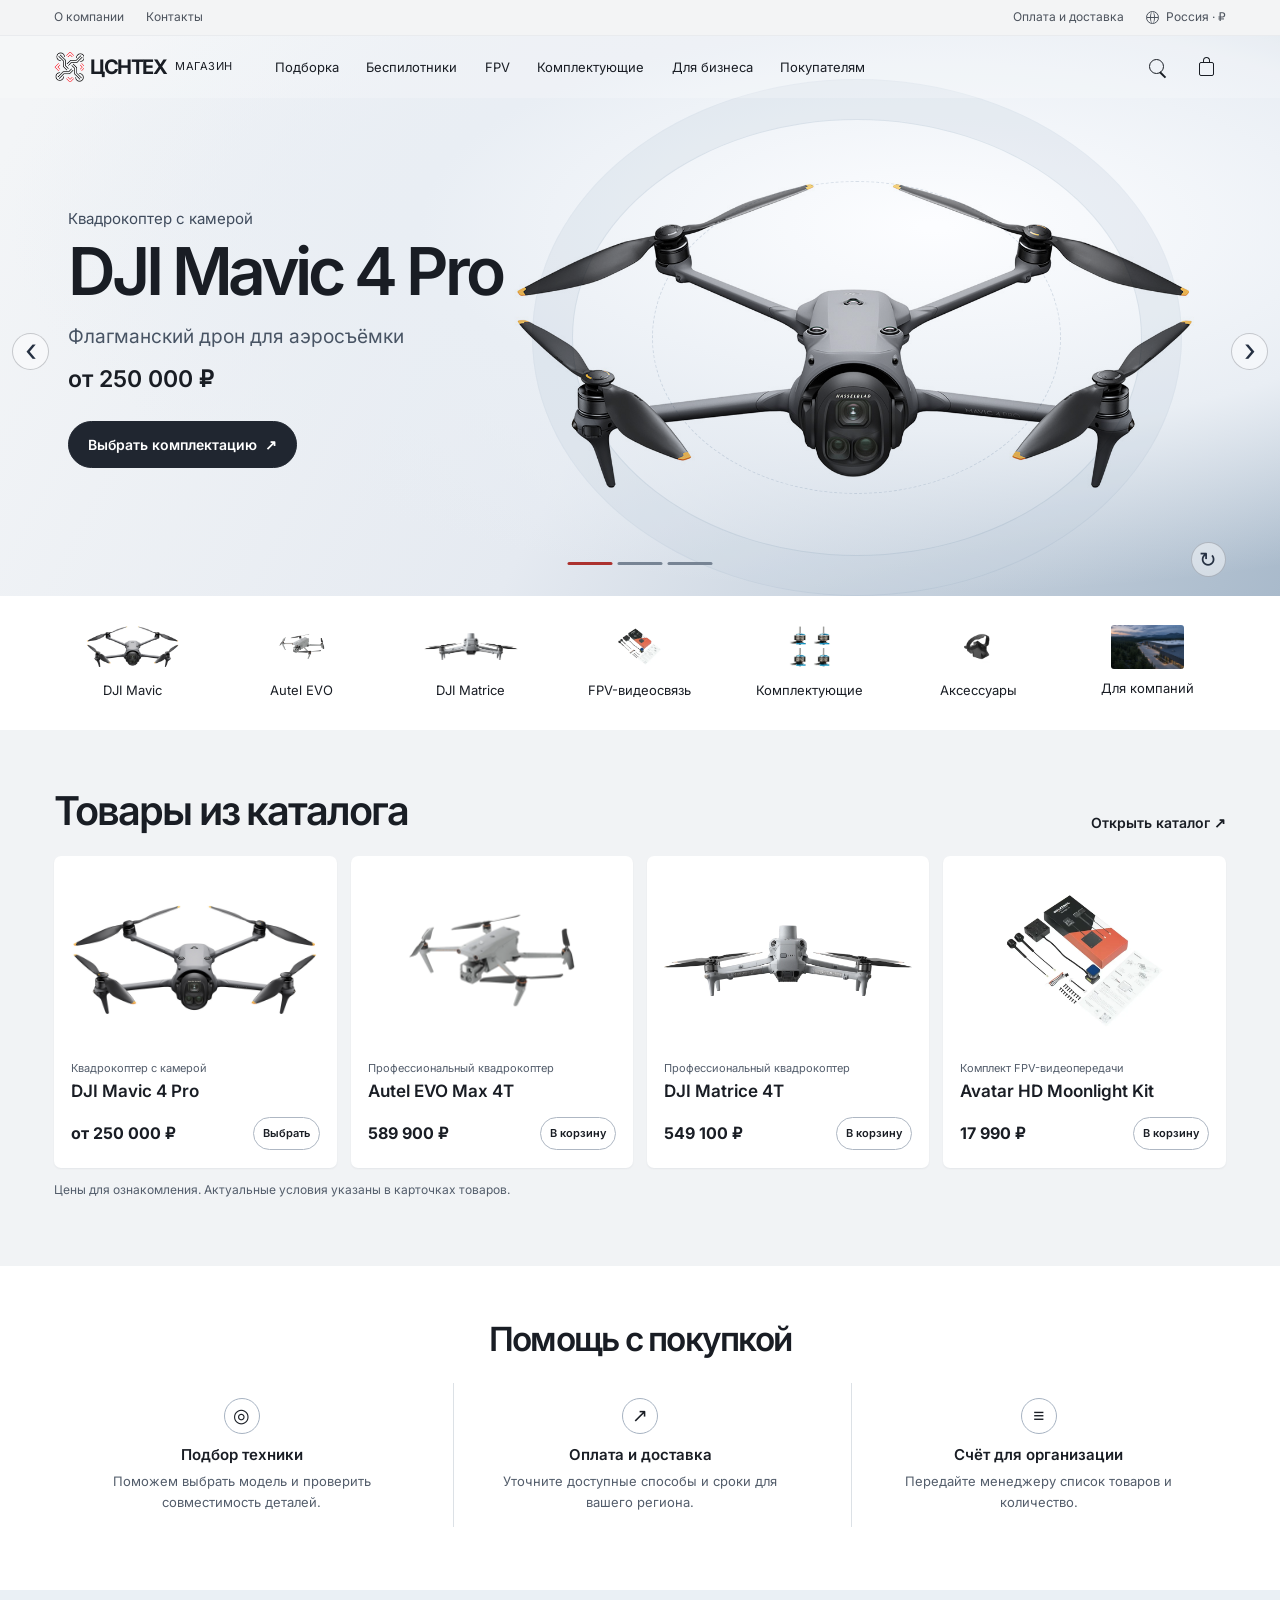
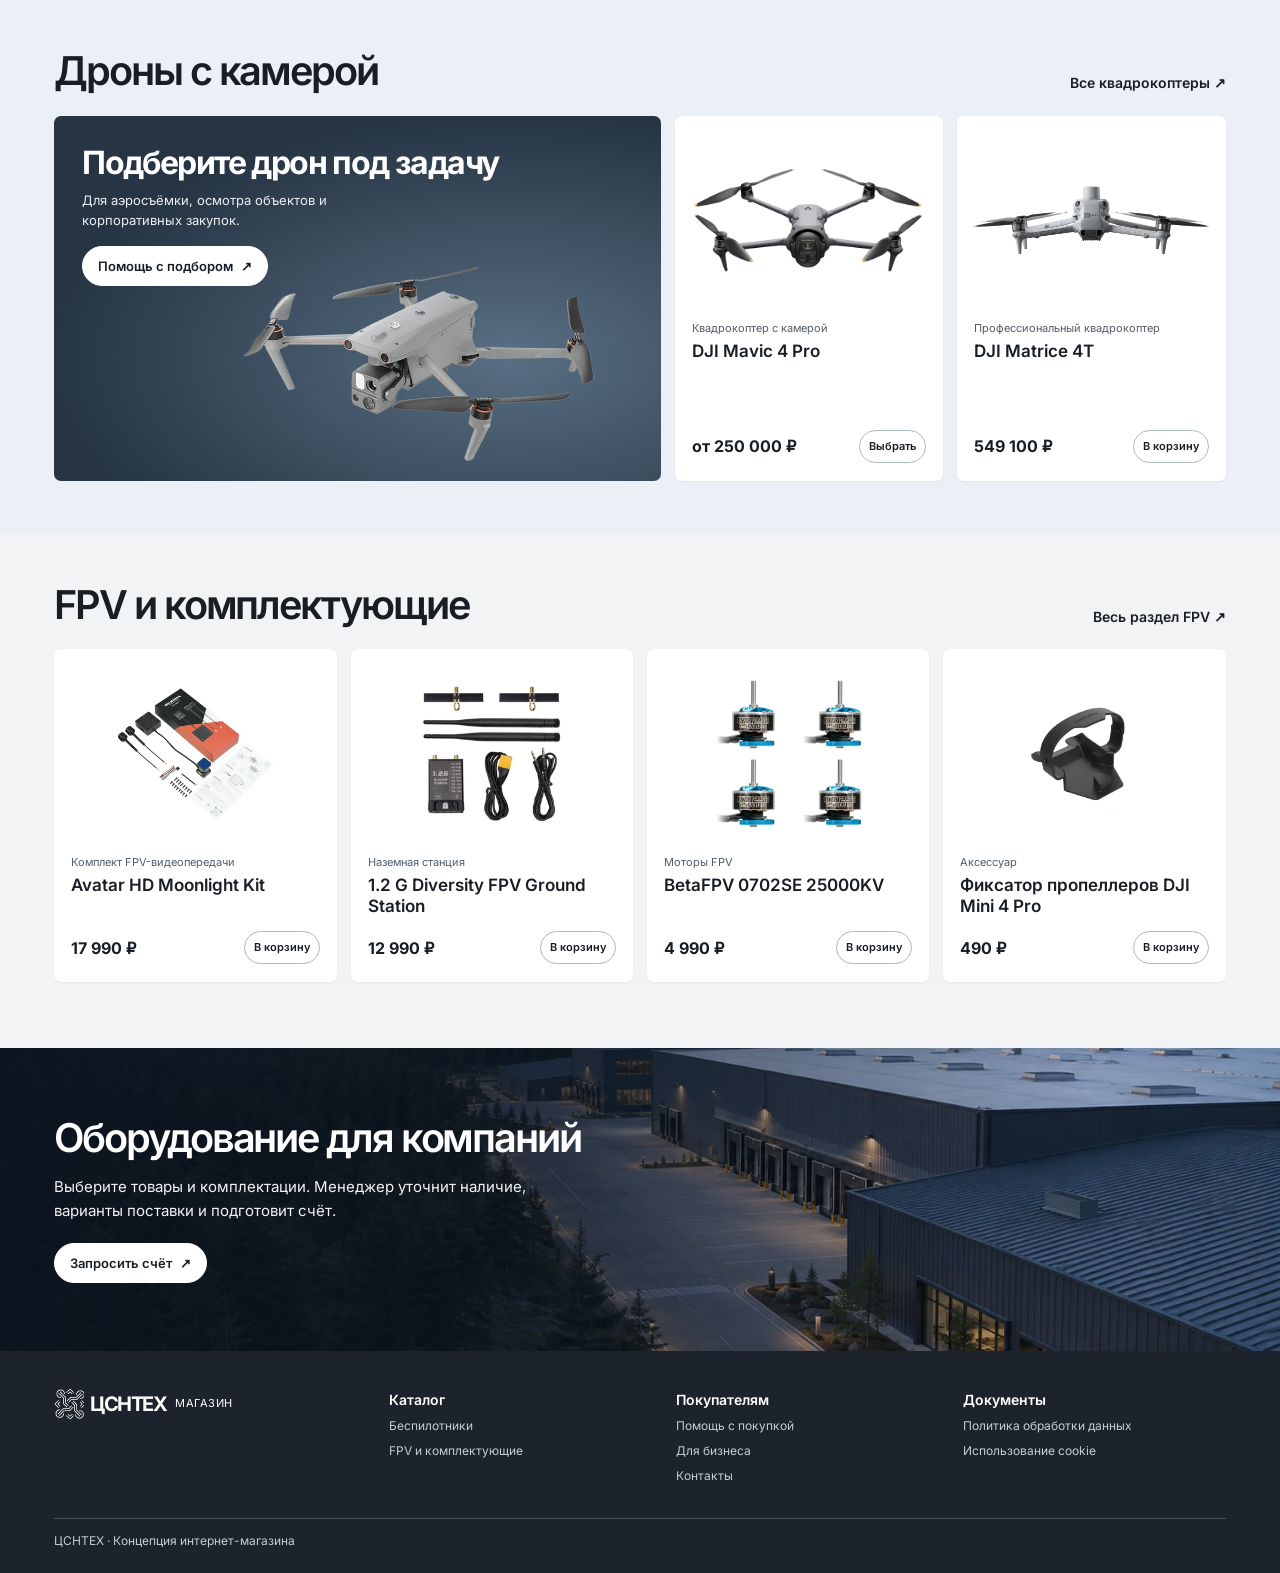
<file: csntech/index.html>
<!doctype html>
<html lang="ru">
<head>
  <meta charset="utf-8">
  <meta name="viewport" content="width=device-width, initial-scale=1">
  <meta name="robots" content="noindex, nofollow">
  <meta name="theme-color" content="#e8edf3">
  <title>ЦСНТЕХ — интернет-магазин беспилотников</title>
  <link rel="stylesheet" href="store.css">
  <script src="store.js" defer></script>
</head>
<body>
  <a class="skip" href="#main">Перейти к содержимому</a>
  <div class="utility">
    <div class="wrap utility-inner">
      <div>
        <a href="https://csntech.ru/about-us/">О компании</a>
        <a href="https://csntech.ru/contact/">Контакты</a>
      </div>
      <div>
        <a href="#support">Оплата и доставка</a>
        <span class="region"><i class="globe" aria-hidden="true"></i> Россия · ₽</span>
      </div>
    </div>
  </div>
  <header class="store-header">
    <div class="wrap nav-inner">
      <a class="brand" href="#main" aria-label="ЦСНТЕХ, магазин">
        <img src="assets/csn-logo.webp" alt="" width="34" height="34">
        <strong>ЦСНТЕХ</strong><span>МАГАЗИН</span>
      </a>
      <nav class="primary-nav" aria-label="Категории магазина">
        <a href="#selection">Подборка</a>
        <div class="nav-group">
          <button type="button" aria-controls="nav-drones" aria-expanded="false">Беспилотники</button>
          <div class="mega" id="nav-drones" hidden>
            <div class="wrap mega-inner">
              <div>
                <p class="menu-label">Квадрокоптеры</p>
                <a href="#camera-drones">Дроны с камерой</a>
                <a href="#business">Профессиональные дроны</a>
                <a href="https://csntech.ru/product-category/bespilotniki/">Все беспилотники</a>
              </div>
              <div>
                <p class="menu-label">Модели</p>
                <a href="https://csntech.ru/product/dji-mavic-4-pro/">DJI Mavic 4 Pro</a>
                <a href="https://csntech.ru/product/autel-evo-max-4t/">Autel EVO Max 4T</a>
                <a href="https://csntech.ru/product/dji-matrice-4t/">DJI Matrice 4T</a>
              </div>
              <a class="menu-feature" href="https://csntech.ru/product/dji-mavic-4-pro/"><img src="assets/mavic.jpg" alt="" width="170" height="85"> DJI Mavic 4 Pro</a>
            </div>
          </div>
        </div>
        <div class="nav-group">
          <button type="button" aria-controls="nav-fpv" aria-expanded="false">FPV</button>
          <div class="mega" id="nav-fpv" hidden>
            <div class="wrap mega-inner">
              <div>
                <p class="menu-label">Сборка и полёт</p>
                <a href="#fpv">Видеопередача и моторы</a>
                <a href="https://csntech.ru/product-category/bespilotniki/fpv/">Все товары FPV</a>
              </div>
              <div>
                <p class="menu-label">В подборке</p>
                <a href="https://csntech.ru/product/avatar-hd-moonlight-kit-комплект-fpv-видеопередачи/">Avatar HD Moonlight Kit</a>
                <a href="https://csntech.ru/product/1-2-g-diversity-fpv-ground-station/">Diversity FPV Ground Station</a>
              </div>
              <a class="menu-feature" href="#fpv"><img src="assets/moonlight.webp" alt="" width="170" height="85"> Видеопередача FPV</a>
            </div>
          </div>
        </div>
        <div class="nav-group">
          <button type="button" aria-controls="nav-parts" aria-expanded="false">Комплектующие</button>
          <div class="mega" id="nav-parts" hidden>
            <div class="wrap mega-inner">
              <div>
                <p class="menu-label">Комплектующие</p>
                <a href="https://csntech.ru/product-category/bespilotniki/komplektuyushchie/">Запчасти для беспилотников</a>
                <a href="#fpv">Моторы и видеосвязь</a>
              </div>
              <div>
                <p class="menu-label">Аксессуары</p>
                <a href="https://csntech.ru/product-category/bespilotniki/aksessuari/">Аксессуары для дронов</a>
                <a href="https://csntech.ru/product-category/snaryajenie/">Снаряжение</a>
              </div>
              <a class="menu-feature" href="#fpv"><img src="assets/betafpv-motor.webp" alt="" width="170" height="85"> BetaFPV 0702SE</a>
            </div>
          </div>
        </div>
        <a href="#business">Для бизнеса</a>
        <a href="#support">Покупателям</a>
      </nav>
      <div class="nav-tools">
        <button class="icon-button" type="button" aria-label="Поиск" data-dialog="search-dialog"><i class="magnifier" aria-hidden="true"></i></button>
        <button class="icon-button" type="button" aria-label="Открыть корзину, товаров 0" id="cart-trigger" data-dialog="cart-dialog">
          <i class="bag" aria-hidden="true"></i><span class="cart-count" hidden>0</span>
        </button>
      </div>
    </div>
  </header>

  <main id="main">
    <section class="hero" aria-label="Товарные предложения" aria-roledescription="карусель">
      <article class="hero-slide mavic-slide" data-slide id="slide-mavic">
        <div class="wrap hero-inner">
          <div class="hero-copy">
            <p class="hero-kind">Квадрокоптер с камерой</p>
            <h1>DJI Mavic 4 Pro</h1>
            <p class="hero-desc">Флагманский дрон для аэросъёмки</p>
            <p class="hero-price">от 250 000 ₽</p>
            <a class="pill primary" href="https://csntech.ru/product/dji-mavic-4-pro/">Выбрать комплектацию <span aria-hidden="true">↗</span></a>
          </div>
          <div class="hero-art">
            <div class="hero-halo" aria-hidden="true"></div>
            <div class="hero-scan" aria-hidden="true"></div>
            <img src="assets/mavic.jpg" alt="DJI Mavic 4 Pro спереди" width="1200" height="568" fetchpriority="high">
          </div>
        </div>
      </article>
      <article class="hero-slide autel-slide" data-slide id="slide-autel" hidden>
        <div class="wrap hero-inner">
          <div class="hero-copy">
            <p class="hero-kind">Профессиональный квадрокоптер</p>
            <h1>Autel EVO Max 4T</h1>
            <p class="hero-desc">Для осмотра объектов и рабочих задач</p>
            <p class="hero-price">589 900 ₽</p>
            <a class="pill primary" href="https://csntech.ru/product/autel-evo-max-4t/">Смотреть товар <span aria-hidden="true">↗</span></a>
          </div>
          <div class="hero-art">
            <div class="hero-halo" aria-hidden="true"></div><div class="hero-scan" aria-hidden="true"></div>
            <img src="assets/autel-evo.webp" alt="Autel EVO Max 4T" width="720" height="720">
          </div>
        </div>
      </article>
      <article class="hero-slide fpv-slide" data-slide id="slide-fpv" hidden>
        <div class="wrap hero-inner">
          <div class="hero-copy">
            <p class="hero-kind">Цифровая видеопередача FPV</p>
            <h1>Avatar HD<br>Moonlight Kit</h1>
            <p class="hero-desc">Камера и комплект видеосвязи для сборки FPV</p>
            <p class="hero-price">17 990 ₽</p>
            <a class="pill primary" href="https://csntech.ru/product/avatar-hd-moonlight-kit-комплект-fpv-видеопередачи/">Смотреть комплект <span aria-hidden="true">↗</span></a>
          </div>
          <div class="hero-art">
            <div class="hero-halo" aria-hidden="true"></div><div class="hero-scan" aria-hidden="true"></div>
            <img src="assets/moonlight.webp" alt="Комплект видеопередачи Avatar HD Moonlight Kit" width="670" height="670">
          </div>
        </div>
      </article>
      <button class="slide-arrow prev" type="button" data-step="-1" aria-label="Предыдущий слайд">‹</button>
      <button class="slide-arrow next" type="button" data-step="1" aria-label="Следующий слайд">›</button>
      <div class="slide-controls" role="group" aria-label="Выбрать предложение">
        <button type="button" data-select="0" aria-label="Слайд Mavic 4 Pro" aria-controls="slide-mavic" aria-pressed="true"></button>
        <button type="button" data-select="1" aria-label="Слайд Autel EVO Max 4T" aria-controls="slide-autel" aria-pressed="false"></button>
        <button type="button" data-select="2" aria-label="Слайд Avatar HD" aria-controls="slide-fpv" aria-pressed="false"></button>
      </div>
      <button class="motion-replay" type="button" aria-label="Повторить анимацию" title="Повторить анимацию">↻</button>
    </section>

    <nav class="lineup wrap" aria-label="Быстрый переход к товарным линейкам">
      <a href="https://csntech.ru/product/dji-mavic-4-pro/"><img src="assets/mavic.jpg" alt="" width="100" height="55">DJI Mavic</a>
      <a href="https://csntech.ru/product/autel-evo-max-4t/"><img src="assets/autel-evo.webp" alt="" width="100" height="55">Autel EVO</a>
      <a href="https://csntech.ru/product/dji-matrice-4t/"><img src="assets/matrice.webp" alt="" width="100" height="55">DJI Matrice</a>
      <a href="#fpv"><img src="assets/moonlight.webp" alt="" width="100" height="55">FPV-видеосвязь</a>
      <a href="#fpv"><img src="assets/betafpv-motor.webp" alt="" width="100" height="55">Комплектующие</a>
      <a href="https://csntech.ru/product-category/bespilotniki/aksessuari/"><img src="assets/propeller-holder.webp" alt="" width="100" height="55">Аксессуары</a>
      <a href="#business"><img src="assets/business-aerial.webp" alt="" width="100" height="55">Для компаний</a>
    </nav>

    <section class="shelf-section" id="selection" aria-labelledby="selection-heading">
      <div class="wrap">
        <div class="section-head">
          <h2 id="selection-heading">Товары из каталога</h2>
          <a class="text-link" href="https://csntech.ru/product-category/bespilotniki/">Открыть каталог <span aria-hidden="true">↗</span></a>
        </div>
        <div class="product-grid" data-products="mavic autel matrice moonlight"></div>
        <p class="shelf-note">Цены для ознакомления. Актуальные условия указаны в карточках товаров.</p>
      </div>
    </section>

    <section class="service-section" id="support" aria-labelledby="support-heading">
      <div class="wrap">
        <h2 id="support-heading">Помощь с покупкой</h2>
        <div class="service-grid">
          <a href="https://csntech.ru/contact/"><span class="service-mark" aria-hidden="true">◎</span><strong>Подбор техники</strong><span>Поможем выбрать модель и проверить совместимость деталей.</span></a>
          <a href="https://csntech.ru/contact/"><span class="service-mark" aria-hidden="true">↗</span><strong>Оплата и доставка</strong><span>Уточните доступные способы и сроки для вашего региона.</span></a>
          <button type="button" data-dialog="business-dialog"><span class="service-mark" aria-hidden="true">≡</span><strong>Счёт для организации</strong><span>Передайте менеджеру список товаров и количество.</span></button>
        </div>
      </div>
    </section>

    <section class="shelf-section product-family" id="camera-drones" aria-labelledby="camera-heading">
      <div class="wrap">
        <div class="section-head">
          <h2 id="camera-heading">Дроны с камерой</h2>
          <a class="text-link" href="https://csntech.ru/product-category/bespilotniki/квадрокоптеры/">Все квадрокоптеры <span aria-hidden="true">↗</span></a>
        </div>
        <div class="family-grid">
          <div class="family-feature">
            <h3>Подберите дрон под задачу</h3>
            <p>Для аэросъёмки, осмотра объектов и корпоративных закупок.</p>
            <a class="pill secondary" href="https://csntech.ru/contact/">Помощь с подбором <span aria-hidden="true">↗</span></a>
            <img src="assets/autel-evo.webp" alt="" width="720" height="720" loading="lazy">
          </div>
          <div class="family-cards" data-products="mavic matrice"></div>
        </div>
      </div>
    </section>

    <section class="shelf-section fpv-family" id="fpv" aria-labelledby="fpv-heading">
      <div class="wrap">
        <div class="section-head">
          <h2 id="fpv-heading">FPV и комплектующие</h2>
          <a class="text-link" href="https://csntech.ru/product-category/bespilotniki/fpv/">Весь раздел FPV <span aria-hidden="true">↗</span></a>
        </div>
        <div class="product-grid" data-products="moonlight station motors holder"></div>
      </div>
    </section>

    <section class="business" id="business" aria-labelledby="business-heading">
      <div class="wrap">
        <div class="business-copy">
          <h2 id="business-heading">Оборудование для компаний</h2>
          <p>Выберите товары и комплектации. Менеджер уточнит наличие, варианты поставки и подготовит счёт.</p>
          <button class="pill secondary" type="button" data-dialog="business-dialog">Запросить счёт <span aria-hidden="true">↗</span></button>
        </div>
      </div>
    </section>
  </main>
  <footer class="store-footer">
    <div class="wrap footer-grid">
      <a class="brand" href="#main"><img src="assets/csn-logo.webp" alt="" width="34" height="34"><strong>ЦСНТЕХ</strong><span>МАГАЗИН</span></a>
      <div><h2>Каталог</h2><a href="#camera-drones">Беспилотники</a><a href="#fpv">FPV и комплектующие</a></div>
      <div><h2>Покупателям</h2><a href="#support">Помощь с покупкой</a><a href="#business">Для бизнеса</a><a href="https://csntech.ru/contact/">Контакты</a></div>
      <div><h2>Документы</h2><a href="https://csntech.ru/privacy/">Политика обработки данных</a><a href="https://csntech.ru/cookie/">Использование cookie</a></div>
    </div>
    <div class="wrap footer-bottom">ЦСНТЕХ · Концепция интернет-магазина</div>
  </footer>

  <template id="product-template">
    <article class="product-card">
      <a class="product-photo"><img alt="" width="240" height="165" loading="lazy"></a>
      <p class="product-kind"></p>
      <h3><a></a></h3>
      <div class="product-bottom"><p class="product-price"></p><a class="pill card-action"></a></div>
    </article>
  </template>
  <dialog class="store-dialog" id="search-dialog" aria-labelledby="search-heading">
    <form method="dialog"><button class="close" aria-label="Закрыть">×</button></form>
    <h2 id="search-heading">Поиск по каталогу</h2>
    <form class="search-form" action="https://csntech.ru/" method="get">
      <label class="sr-only" for="store-search">Название или артикул</label>
      <input type="search" id="store-search" placeholder="Название или артикул" name="s" autofocus required>
      <input type="hidden" name="post_type" value="product">
      <button class="pill primary" type="submit">Найти</button>
    </form>
    <ul class="search-list"></ul>
    <p class="search-empty" hidden>В подборке совпадений нет.</p>
  </dialog>
  <dialog class="store-dialog" id="cart-dialog" aria-labelledby="cart-heading">
    <form method="dialog"><button class="close" aria-label="Закрыть" autofocus>×</button></form>
    <h2 id="cart-heading">Корзина</h2>
    <p>Демонстрационная корзина.</p>
    <p class="cart-empty">В корзине пока пусто.</p>
    <ul class="cart-list" hidden></ul>
    <p class="cart-total" hidden></p>
    <a class="pill primary" href="https://csntech.ru/contact/">Связаться с магазином <span aria-hidden="true">↗</span></a>
  </dialog>
  <dialog class="store-dialog" id="business-dialog" aria-labelledby="business-dialog-heading">
    <form method="dialog"><button class="close" aria-label="Закрыть" autofocus>×</button></form>
    <h2 id="business-dialog-heading">Запрос счёта</h2>
    <p>Подготовьте названия или артикулы и количество. Менеджер уточнит наличие и составит счёт для организации.</p>
    <a class="pill primary" href="https://csntech.ru/contact/">Открыть контакты <span aria-hidden="true">↗</span></a>
  </dialog>
  <div class="toast" role="status" aria-live="polite"></div>
</body>
</html>
</file>
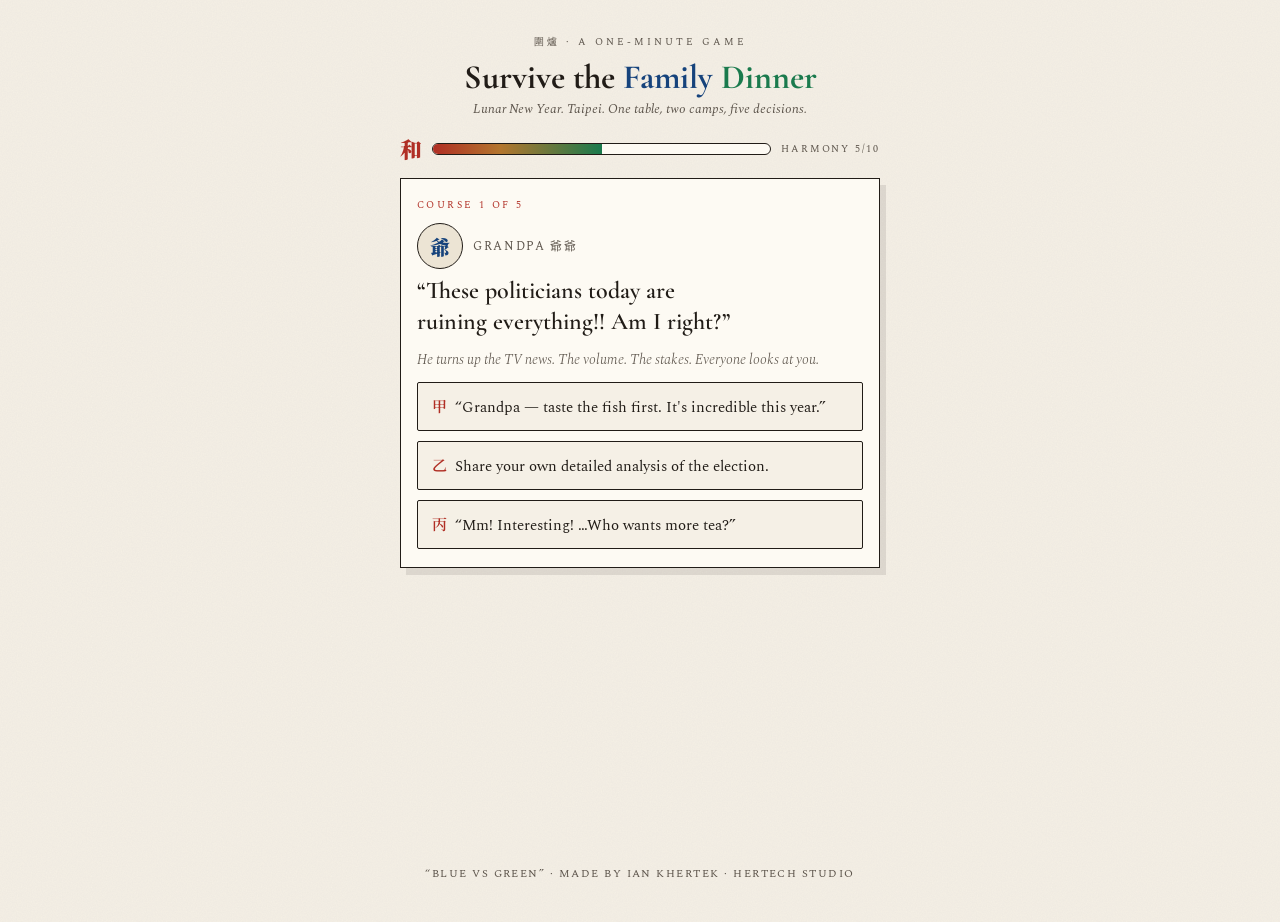
<file: dinner/index.html>
<!doctype html>
<html lang="en">
<head>
<meta charset="utf-8">
<meta name="viewport" content="width=device-width, initial-scale=1, viewport-fit=cover">
<title>Survive the Family Dinner</title>
<link rel="stylesheet" href="https://fonts.googleapis.com/css2?family=Cormorant+Garamond:ital,wght@0,600;0,700;1,500&family=Noto+Serif+SC:wght@600;900&family=Spectral:ital,wght@0,300;0,400;0,500;1,400&display=swap">
<style>
/* Layout: one-hand phone game — a single centered column, card per scene.
   Single-theme by design: ink on rice paper, matching the deck. */
:root{
  --paper:#f5f0e6;
  --paper2:#ece4d4;
  --card:#fdfaf3;
  --ink:#211c17;
  --mut:#5c544b;
  --hair:rgba(33,28,23,.18);
  --seal:#b02e24;
  --blue:#16437c;
  --green:#1a7a4d;
  --good:#1a7a4d;
  --bad:#b02e24;
  --disp:"Cormorant Garamond",Georgia,serif;
  --hanzi:"Noto Serif SC","Songti SC","SimSun",serif;
  --body:"Spectral",Georgia,serif;
}
html,body{height:100%}
body{margin:0;background:var(--paper);color:var(--ink);font-family:var(--body);
  background-image:url("data:image/svg+xml,%3Csvg xmlns='http://www.w3.org/2000/svg' width='240' height='240'%3E%3Cfilter id='n'%3E%3CfeTurbulence type='fractalNoise' baseFrequency='.8' numOctaves='2'/%3E%3CfeColorMatrix values='0 0 0 0 .13 0 0 0 0 .11 0 0 0 0 .09 0 0 0 .045 0'/%3E%3C/filter%3E%3Crect width='240' height='240' filter='url(%23n)'/%3E%3C/svg%3E")}
.wrap{max-width:480px;margin:0 auto;padding:18px 16px 40px;display:flex;flex-direction:column;gap:14px;min-height:96%}
header{text-align:center;padding-top:6px}
.kicker{font-size:10px;letter-spacing:.3em;text-transform:uppercase;color:var(--mut)}
h1{font-family:var(--disp);font-weight:700;font-size:clamp(26px,7.5vw,34px);line-height:1.05;margin:.2em 0 .1em;text-wrap:balance}
h1 .b{color:var(--blue)}h1 .g{color:var(--green)}
.sub{font-size:13px;font-style:italic;color:var(--mut);margin:0}
/* harmony meter */
.meter{display:flex;align-items:center;gap:10px}
.meter .hz{font-family:var(--hanzi);font-weight:900;font-size:22px;color:var(--seal)}
.meter .bar{flex:1;height:10px;border:1.5px solid var(--ink);border-radius:6px;overflow:hidden;background:var(--card)}
.meter .fill{height:100%;width:50%;background:linear-gradient(90deg,var(--seal),var(--ochre,#b3762e) 40%,var(--green));
  transition:width .6s cubic-bezier(.2,.8,.2,1)}
.meter .lab{font-size:10px;letter-spacing:.18em;text-transform:uppercase;color:var(--mut);min-width:5.2em;text-align:right}
/* card */
.card{background:var(--card);border:1.5px solid var(--ink);box-shadow:6px 7px 0 rgba(33,28,23,.1);
  padding:18px 16px;position:relative}
.stepno{font-size:10px;letter-spacing:.24em;text-transform:uppercase;color:var(--seal)}
.who{display:flex;align-items:center;gap:10px;margin:10px 0 6px}
.ava{width:44px;height:44px;border-radius:50%;border:1.5px solid var(--ink);display:flex;align-items:center;justify-content:center;
  font-family:var(--hanzi);font-weight:900;font-size:20px;background:var(--paper2);flex-shrink:0}
.ava.b{color:var(--blue)}.ava.g{color:var(--green)}.ava.n{color:var(--ink)}
.who .nm{font-size:12px;letter-spacing:.14em;text-transform:uppercase;color:var(--mut)}
.line{font-family:var(--disp);font-size:clamp(19px,5.2vw,24px);font-weight:600;line-height:1.3;margin:.2em 0 .5em;text-wrap:balance}
.ctx{font-size:14px;font-weight:300;line-height:1.5;color:var(--mut);font-style:italic;margin:0 0 12px}
.opts{display:flex;flex-direction:column;gap:10px}
button.opt{font-family:var(--body);font-size:15px;font-weight:400;line-height:1.4;text-align:left;
  background:var(--paper);border:1.5px solid var(--ink);padding:12px 14px;cursor:pointer;color:var(--ink);
  transition:transform .12s ease, box-shadow .12s ease;border-radius:2px}
button.opt:active{transform:translate(2px,2px)}
button.opt:hover{box-shadow:4px 4px 0 rgba(33,28,23,.18)}
button.opt:focus-visible{outline:2px solid var(--seal);outline-offset:2px}
button.opt .k{font-family:var(--hanzi);color:var(--seal);font-weight:600;margin-right:8px}
/* feedback */
.fb{border-left:3px solid var(--good);padding:10px 12px;background:var(--paper);font-size:14px;line-height:1.45}
.fb.bad{border-color:var(--bad)}
.fb b{font-family:var(--body);letter-spacing:.06em}
.fb .delta{font-weight:500}
.fb.bad .delta{color:var(--bad)}.fb:not(.bad) .delta{color:var(--good)}
.next{align-self:flex-end;margin-top:10px;background:var(--ink);color:var(--paper);border:0;cursor:pointer;
  font-family:var(--body);font-size:12px;letter-spacing:.2em;text-transform:uppercase;padding:10px 18px;border-radius:2px}
.next:focus-visible{outline:2px solid var(--seal);outline-offset:2px}
/* result */
.seal{display:inline-flex;flex-direction:column;align-items:center;justify-content:center;
  width:84px;height:84px;background:var(--seal);color:#f7ede4;font-family:var(--hanzi);font-weight:600;
  font-size:26px;line-height:1.15;border-radius:8px;transform:rotate(-4deg);
  box-shadow:inset 0 0 14px rgba(60,8,4,.55);margin:6px auto 10px}
.rtitle{font-family:var(--disp);font-weight:700;font-size:clamp(24px,6.6vw,30px);line-height:1.1;margin:.2em 0;text-wrap:balance}
.rtext{font-size:15px;font-weight:300;line-height:1.55}
.moral{border-top:1px solid var(--hair);margin-top:14px;padding-top:12px;font-style:italic;font-size:14px;color:var(--mut)}
.again{display:block;width:100%;margin-top:14px;background:var(--ink);color:var(--paper);border:0;cursor:pointer;
  font-family:var(--body);font-size:13px;letter-spacing:.2em;text-transform:uppercase;padding:14px;border-radius:2px}
footer{text-align:center;font-size:10.5px;letter-spacing:.14em;text-transform:uppercase;color:var(--mut);margin-top:auto;padding-top:8px}
.fade{animation:fade .45s ease}
@keyframes fade{from{opacity:0;transform:translateY(10px)}to{opacity:1;transform:none}}
@media (prefers-reduced-motion:reduce){.fade{animation:none}.meter .fill{transition:none}}
</style>
</head>
<body>


<div class="wrap">
  <header>
    <p class="kicker">圍爐 · a one-minute game</p>
    <h1>Survive the <span class="b">Family</span> <span class="g">Dinner</span></h1>
    <p class="sub">Lunar New Year. Taipei. One table, two camps, five decisions.</p>
  </header>

  <div class="meter" aria-label="Family harmony meter">
    <span class="hz" aria-hidden="true">和</span>
    <div class="bar"><div class="fill" id="fill"></div></div>
    <span class="lab" id="score">harmony 5/10</span>
  </div>

  <div id="stage"></div>

  <footer>“Blue vs Green” · made by Ian Khertek · hertech studio</footer>
</div>

<script>
(function(){
var SCENES=[
 {who:"Grandpa 爺爺",ava:"爺",tone:"b",
  line:"“These politicians today are ruining everything!! Am I right?”",
  ctx:"He turns up the TV news. The volume. The stakes. Everyone looks at you.",
  opts:[
   {t:"“Grandpa — taste the fish first. It's incredible this year.”",d:+2,
    fb:"Fish diplomacy. He takes a bite, nods, forgets the TV. Grandma smiles at you."},
   {t:"Share your own detailed analysis of the election.",d:-2,
    fb:"Three relatives inhale at once. The fish goes cold. Grandma turns the TV off — loudly."},
   {t:"“Mm! Interesting! …Who wants more tea?”",d:+1,
    fb:"The classic evasive manoeuvre. Weak, but the teapot buys you ninety seconds of peace."}
  ]},
 {who:"Cousin Mei 表妹",ava:"表",tone:"g",
  line:"“Did you SEE what grandpa forwards to the family chat?”",
  ctx:"She whispers it over the dumplings, eyes rolling. Grandpa is two seats away.",
  opts:[
   {t:"“I saw your new job post! Tell me everything.”",d:+2,
    fb:"Masterful redirect. She talks about her office for ten minutes. Nobody is forwarded anything."},
   {t:"“Yes!! And honestly, he is SO wrong—”",d:-2,
    fb:"Grandpa's hearing is selectively excellent. The table goes very, very quiet."},
   {t:"Silently show her a cat video under the table.",d:+1,
    fb:"She snorts into her tea. Crisis delayed. The cat gets forwarded instead."}
  ]},
 {who:"Uncle Chen 叔叔",ava:"叔",tone:"n",
  line:"“A toast! To the future of our—”",
  ctx:"He pauses dramatically, glass raised. The whole table freezes mid-chopstick.",
  opts:[
   {t:"Jump in: “—FAMILY! 家和萬事興!”",d:+2,
    fb:"“Harmony at home brings prosperity.” Even grandpa raises his glass. You absolute diplomat."},
   {t:"Let him finish the sentence.",d:-2,
    fb:"He finishes it. Politically. Two aunts leave for the kitchen “to check the soup”."},
   {t:"“To grandma's cooking — the only thing we ALL vote for!”",d:+1,
    fb:"Laughter. Grandma pretends to be annoyed and gives everyone second helpings."}
  ]},
 {who:"The family chat 家族群",ava:"群",tone:"n",
  line:"Ping. Ping. Ping-ping-ping.",
  ctx:"Auntie has forwarded a campaign video to the group chat. Mid-dinner. Grandpa reaches for his phone…",
  opts:[
   {t:"“Phones down — family photo time! Say 茄子!”",d:+2,
    fb:"“Eggplant!” Everyone smiles for the camera. The video dies quietly, unwatched."},
   {t:"Read the forwarded video's title out loud.",d:-2,
    fb:"Why. WHY. The debate begins before you reach the second word."},
   {t:"Mumble: “Hm, the wi-fi seems down…”",d:+1,
    fb:"A small lie for a great peace. Confucius would… probably understand."}
  ]},
 {who:"The TV, again 電視",ava:"電",tone:"n",
  line:"Dessert arrives — and so does the evening political debate.",
  ctx:"The remote lies exactly between grandpa and cousin Mei. Both reach for it.",
  opts:[
   {t:"Grab it first: “Oh look, the cooking show final!”",d:+2,
    fb:"Chefs instead of candidates. Within minutes both camps are arguing about soup dumplings — happily."},
   {t:"Announce: “Who wants to play mahjong?”",d:+2,
    fb:"The ancient peace treaty. Four players, zero politics, grandma wins everything as always."},
   {t:"Let them settle it between themselves.",d:-2,
    fb:"The remote-control summit fails in eleven seconds. Dessert is eaten standing up."}
  ]}
];
var ENDINGS=[
 {min:8,hz:"和平\n大使",title:"Master of Hotpot Diplomacy",
  text:"Dessert reached. Nobody stormed off. Grandpa AND cousin Mei both hugged you goodbye — separately, but still. The family group chat is quiet tonight, in a good way."},
 {min:4,hz:"勉強\n及格",title:"You made it to dessert… barely",
  text:"There were moments. There was one toast you will remember in your nightmares. But the family is intact, and that counts as a win in an election year."},
 {min:0,hz:"下次\n加油",title:"Dinner ended at 7:43 pm",
  text:"Grandma is not speaking to anyone. Two aunts are “checking the soup” permanently. The chairs were pushed back with feeling. Better luck at the Mid-Autumn dinner."}
];
var MORAL="Real relationships entail sacrifices and compromises — sometimes you forgo winning the argument so you don't lose the person.";
var score=5,step=0,stage=document.getElementById('stage'),
    fill=document.getElementById('fill'),scoreEl=document.getElementById('score');
function clamp(v){return Math.max(0,Math.min(10,v))}
function meter(){fill.style.width=(score*10)+'%';scoreEl.textContent='harmony '+score+'/10'}
function esc(s){return s.replace(/&/g,'&amp;').replace(/</g,'&lt;')}
function scene(){
  var s=SCENES[step],keys=['甲','乙','丙'];
  var h='<div class="card fade"><div class="stepno">Course '+(step+1)+' of '+SCENES.length+'</div>'+
    '<div class="who"><div class="ava '+s.tone+'">'+s.ava+'</div><span class="nm">'+esc(s.who)+'</span></div>'+
    '<p class="line">'+esc(s.line)+'</p><p class="ctx">'+esc(s.ctx)+'</p><div class="opts">';
  s.opts.forEach(function(o,i){
    h+='<button class="opt" data-i="'+i+'"><span class="k">'+keys[i]+'</span>'+esc(o.t)+'</button>';
  });
  h+='</div></div>';
  stage.innerHTML=h;
  [].forEach.call(stage.querySelectorAll('.opt'),function(b){
    b.addEventListener('click',function(){pick(+b.getAttribute('data-i'))});
  });
}
function pick(i){
  var s=SCENES[step],o=s.opts[i];
  score=clamp(score+o.d);meter();
  var good=o.d>0,sign=(o.d>0?'+':'')+o.d;
  var h='<div class="card fade"><div class="stepno">Course '+(step+1)+' of '+SCENES.length+'</div>'+
    '<div class="fb'+(good?'':' bad')+'"><b class="delta">'+sign+' harmony</b> — '+esc(o.fb)+'</div>'+
    '<div style="display:flex"><button class="next" id="next">'+(step<SCENES.length-1?'Next course →':'See the verdict →')+'</button></div></div>';
  stage.innerHTML=h;
  document.getElementById('next').addEventListener('click',function(){
    step++;
    if(step<SCENES.length)scene();else end();
    window.scrollTo({top:0});
  });
}
function end(){
  var e=ENDINGS.filter(function(x){return score>=x.min})[0];
  var h='<div class="card fade" style="text-align:center">'+
    '<div class="stepno">The verdict · '+score+'/10</div>'+
    '<div class="seal">'+e.hz.split('\n').join('<br>')+'</div>'+
    '<p class="rtitle">'+esc(e.title)+'</p>'+
    '<p class="rtext">'+esc(e.text)+'</p>'+
    '<p class="moral">'+esc(MORAL)+'</p>'+
    '<button class="again" id="again">再來 · Play again</button></div>';
  stage.innerHTML=h;
  document.getElementById('again').addEventListener('click',function(){score=5;step=0;meter();scene()});
}
meter();scene();
})();
</script>

</body>
</html>
</file>
<file: csntech/store.css>
@font-face {
  font-family: Inter;
  font-style: normal;
  font-weight: 400;
  font-display: swap;
  src: url("assets/inter-latin-400-normal.woff2") format("woff2");
  unicode-range: U+0000-00FF,U+2000-206F,U+2190-21FF;
}
@font-face {
  font-family: Inter;
  font-style: normal;
  font-weight: 400;
  font-display: swap;
  src: url("assets/inter-cyrillic-400-normal.woff2") format("woff2");
  unicode-range: U+0400-045F,U+0490-0491,U+04B0-04B1,U+2116;
}
@font-face {
  font-family: Inter;
  font-style: normal;
  font-weight: 600;
  font-display: swap;
  src: url("assets/inter-latin-600-normal.woff2") format("woff2");
  unicode-range: U+0000-00FF,U+2000-206F,U+2190-21FF;
}
@font-face {
  font-family: Inter;
  font-style: normal;
  font-weight: 600;
  font-display: swap;
  src: url("assets/inter-cyrillic-600-normal.woff2") format("woff2");
  unicode-range: U+0400-045F,U+0490-0491,U+04B0-04B1,U+2116;
}
@font-face {
  font-family: Inter;
  font-style: normal;
  font-weight: 700;
  font-display: swap;
  src: url("assets/inter-latin-700-normal.woff2") format("woff2");
  unicode-range: U+0000-00FF,U+2000-206F,U+2190-21FF;
}
@font-face {
  font-family: Inter;
  font-style: normal;
  font-weight: 700;
  font-display: swap;
  src: url("assets/inter-cyrillic-700-normal.woff2") format("woff2");
  unicode-range: U+0400-045F,U+0490-0491,U+04B0-04B1,U+2116;
}

:root {
  --ink: #191d24;
  --muted: #535d6b;
  --paper: #f1f3f5;
  --line: #dce1e6;
  --red: #b82e2b;
  --edge: clamp(32px, 4.25vw, 82px);
  --nav-height: 62px;
}

*, *::before, *::after { box-sizing: border-box; }
[hidden] { display: none !important; }
html { scroll-behavior: smooth; scroll-padding-top: calc(var(--nav-height) + 20px); }
body { min-width: 1040px; margin: 0; color: var(--ink); background: white; font: 400 15px/1.55 Inter, Arial, sans-serif; }
a { color: inherit; text-decoration: none; }
button, input { font: inherit; color: inherit; }
button { cursor: pointer; }
img { max-width: 100%; }
h1,h2,h3,p { margin: 0; }
:focus-visible { outline: 2px solid #983332; outline-offset: 4px; }
.wrap { width: min(calc(100% - var(--edge) * 2), 1490px); margin-inline: auto; }
.sr-only, .skip:not(:focus) { position: absolute; width: 1px; height: 1px; overflow: hidden; clip-path: inset(50%); white-space: nowrap; }
.skip:focus { position: fixed; top: 8px; left: 8px; z-index: 20; padding: 8px 12px; background: white; }

.utility { background: #f3f4f5; border-bottom: 1px solid #e9ebee; color: #4c535d; font-size: 12px; }
.utility-inner { display: flex; align-items: center; justify-content: space-between; min-height: 35px; }
.utility-inner > div { display: flex; gap: 22px; align-items: center; }
.utility a:hover, .text-link:hover, .footer-grid a:not(.brand):hover { text-decoration: underline; text-underline-offset: 4px; }
.region { display: inline-flex; align-items: center; gap: 7px; }
.globe { display: inline-block; width: 13px; height: 13px; border: 1px solid; border-radius: 50%; position: relative; }
.globe::before { content: ""; position: absolute; inset: 0 3px; border-inline: 1px solid; border-radius: 50%; }
.globe::after { content: ""; position: absolute; top: 5px; left: 0; right: 0; border-top: 1px solid; }
.store-header {
  position: sticky;
  z-index: 6;
  top: 0;
  margin-bottom: calc(-1 * var(--nav-height));
  background: rgb(255 255 255 / 22%);
}
.store-header.is-solid { background: white; box-shadow: 0 1px 0 rgb(21 26 35 / 12%); }
.nav-inner { min-height: var(--nav-height); display: flex; align-items: center; gap: clamp(24px, 3.3vw, 60px); }
.brand { display: inline-flex; align-items: center; flex: none; gap: 6px; color: inherit; }
.brand img { width: 30px; height: 30px; object-fit: cover; object-position: left; }
.brand strong { font-size: 20px; line-height: 1; font-weight: 700; letter-spacing: -.075em; }
.brand span { margin-left: 3px; font-size: 11px; letter-spacing: .04em; }
.primary-nav { display: flex; align-items: stretch; gap: clamp(15px, 2.15vw, 33px); }
.primary-nav > a, .nav-group > button {
  display: inline-flex;
  align-items: center;
  min-height: var(--nav-height);
  border: 0;
  padding: 0;
  background: none;
  white-space: nowrap;
  font-size: 13px;
}
.primary-nav > a:hover, .nav-group > button:hover { color: var(--red); }
.nav-group > button[aria-expanded="true"] { color: var(--red); box-shadow: inset 0 -2px var(--red); }
.nav-tools { display: flex; gap: 11px; align-items: center; margin-left: auto; }
.icon-button { position: relative; display: grid; place-items: center; width: 38px; height: 38px; background: transparent; border: 0; border-radius: 50%; }
.icon-button:hover { background: rgb(106 117 133 / 13%); }
.magnifier { position: relative; width: 15px; height: 15px; border: 1.5px solid; border-radius: 50%; transform: translate(-1px,-1px); }
.magnifier::after { content: ""; position: absolute; top: 11px; left: 10px; width: 8px; height: 1.5px; background: currentColor; transform: rotate(45deg); transform-origin: left; }
.bag { position: relative; width: 15px; height: 14px; margin-top: 4px; border: 1.5px solid; border-radius: 2px; }
.bag::after { content: ""; position: absolute; top: -6px; left: 3px; width: 7px; height: 6px; border: 1.5px solid; border-bottom: 0; border-radius: 4px 4px 0 0; }
.cart-count { position: absolute; top: 2px; right: 0; display: grid; place-items: center; min-width: 17px; height: 17px; padding-inline: 2px; border-radius: 20px; background: var(--red); color: white; font-size: 10px; font-weight: 600; }
.mega { position: absolute; inset: 100% 0 auto; background: white; border-top: 1px solid var(--line); box-shadow: 0 17px 25px rgb(14 24 39 / 15%); }
.mega-inner { display: grid; grid-template-columns: repeat(3,minmax(0,1fr)); gap: 38px; max-width: 1010px; padding: 27px 0 30px; }
.menu-label { margin-bottom: 10px; color: var(--muted); font-size: 12px; }
.mega a { display: block; width: fit-content; padding: 5px 0; font-size: 14px; }
.mega a:hover { color: var(--red); }
.mega a.menu-feature { display: grid; place-items: center; gap: 4px; width: 100%; background: #f4f5f6; border-radius: 5px; padding: 8px 10px; }
.menu-feature img { display: block; object-fit: contain; mix-blend-mode: multiply; }

.hero { position: relative; isolation: isolate; height: clamp(560px, 43.5vw, 710px); overflow: hidden; background: #e5ebf2; }
.hero-slide { position: absolute; inset: 0; }
.mavic-slide {
  background: radial-gradient(ellipse at 73% 34%, #fcfdff 1%, #e9eef4 39%, transparent 70%), linear-gradient(117deg,#f3f5f7 4%,#e5eaf1 50%,#a9bacb 100%);
}
.autel-slide { background: radial-gradient(ellipse at 76% 29%, #f9f9f6 3%, #e2e6e6 43%, transparent 70%), linear-gradient(115deg,#f3f4f2 5%,#d9e1e0 62%,#a3b3b1); }
.fpv-slide { background: radial-gradient(ellipse at 76% 29%, #fff 1%, #efedf0 45%, transparent 75%), linear-gradient(120deg,#f7f4f1,#e9e1e0 60%,#baafb7); }
.hero-inner {
  display: grid;
  position: relative;
  height: 100%;
  grid-template-columns: minmax(0,.74fr) minmax(0,1.26fr);
  align-items: center;
  padding-top: 43px;
}
.hero-copy { position: relative; z-index: 2; padding-left: 14px; }
.hero-kind { margin-bottom: 7px; font-size: 15px; color: #3f4b5c; }
.hero h1 { font-size: clamp(50px, 5.15vw, 86px); font-weight: 600; letter-spacing: -.067em; line-height: 1.04; }
.mavic-slide h1 { white-space: nowrap; }
.autel-slide h1 { max-width: 10ch; }
.hero-desc { margin: 17px 0 10px; font-size: 19px; color: #485464; }
.hero-price { margin: 0 0 24px; font-size: 23px; font-weight: 600; }
.pill {
  display: inline-flex;
  align-items: center;
  justify-content: center;
  gap: 8px;
  min-height: 40px;
  padding: 7px 15px;
  border: 1px solid currentColor;
  border-radius: 100px;
  background: transparent;
  white-space: nowrap;
  font-size: 13px;
  font-weight: 600;
}
.pill.primary { color: white; background: #202630; border-color: #202630; }
.pill.primary:hover { background: #414a59; border-color: #414a59; }
.pill.secondary { background: white; color: var(--ink); border-color: white; }
.pill.secondary:hover { background: #e4eaf0; border-color: #e4eaf0; }
.hero-copy .pill { min-height: 47px; padding-inline: 19px; font-size: 14px; }
.hero-art { position: relative; display: grid; place-items: center; height: 89%; min-width: 0; }
.hero-art img { position: relative; z-index: 1; width: min(94%,820px); height: 100%; object-fit: contain; mix-blend-mode: multiply; }
.autel-slide .hero-art img { width: min(89%,670px); mix-blend-mode: normal; filter: drop-shadow(0 22px 18px rgb(31 52 77 / 25%)); }
.fpv-slide .hero-art img { width: min(80%,560px); }
.hero-halo {
  position: absolute;
  width: min(83%,570px);
  aspect-ratio: 1;
  max-height: 95%;
  border-radius: 50%;
  border: 1px solid rgb(115 143 169 / 20%);
  box-shadow: 0 0 0 39px rgb(255 255 255 / 14%), 0 0 0 40px rgb(120 148 173 / 14%);
}
.hero-halo::before { content: ""; position: absolute; inset: 14%; border: 1px dashed rgb(92 121 153 / 21%); border-radius: 50%; }
.hero-scan {
  position: absolute;
  inset: 6% -6%;
  opacity: 0;
  z-index: 2;
  background: linear-gradient(0deg, transparent 47%, rgb(198 48 44 / 12%) 49.8%, rgb(198 48 44 / 60%) 50%, transparent 50.5%);
  mask-image: radial-gradient(ellipse 49% 52%,black,transparent);
  pointer-events: none;
}
.playing .hero-art img { animation: show-product 1.45s cubic-bezier(.16,1,.3,1) both; }
.playing .hero-scan { animation: scan 1.95s .35s ease-in-out both; }
@keyframes show-product {
  from { opacity: .36; transform: translateX(26px) scale(.955); }
  to { opacity: 1; transform: none; }
}
@keyframes scan {
  0% { opacity: 0; transform: translateY(-46%); }
  28%, 75% { opacity: .94; }
  100% { opacity: 0; transform: translateY(45%); }
}
.slide-arrow, .motion-replay { position: absolute; z-index: 3; border: 1px solid rgb(23 31 41 / 22%); border-radius: 50%; background: rgb(255 255 255 / 46%); color: #253042; }
.slide-arrow { top: 53%; display: grid; place-items: center; width: 37px; height: 37px; padding: 0 0 4px; font-size: 31px; line-height: 1; }
.slide-arrow:hover, .motion-replay:hover { background: white; }
.slide-arrow.prev { left: 12px; }
.slide-arrow.next { right: 12px; }
.motion-replay { right: var(--edge); bottom: 19px; width: 35px; height: 35px; font-size: 21px; line-height: 1; }
.slide-controls { position: absolute; left: 50%; bottom: 21px; z-index: 3; display: flex; gap: 5px; transform: translateX(-50%); }
.slide-controls button { width: 45px; height: 23px; position: relative; padding: 0; border: 0; background: transparent; }
.slide-controls button::after { content: ""; position: absolute; inset: 10px 0 auto; height: 3px; border-radius: 5px; background: #778494; }
.slide-controls button[aria-pressed="true"]::after { background: #ac322f; }

.lineup { display: grid; grid-template-columns: repeat(7,minmax(0,1fr)); gap: 12px; padding: 20px 0 23px; }
.lineup a { display: grid; place-items: center; align-content: center; gap: 9px; min-height: 91px; border-radius: 6px; font-size: 13px; }
.lineup a:hover { background: #f5f6f7; }
.lineup img { display: block; width: 94px; height: 49px; object-fit: contain; mix-blend-mode: multiply; }
.lineup a:last-child img { border-radius: 3px; object-fit: cover; width: 73px; height: 44px; }

.shelf-section { background: var(--paper); padding: 59px 0 66px; }
.section-head { display: flex; justify-content: space-between; align-items: flex-end; gap: 22px; margin-bottom: 22px; }
.section-head h2, .service-section h2, .business h2 {
  font-size: clamp(32px,3.1vw,51px);
  font-weight: 600;
  letter-spacing: -.053em;
  line-height: 1.13;
}
.text-link { font-size: 14px; font-weight: 600; white-space: nowrap; }
.product-grid { display: grid; grid-template-columns: repeat(4,minmax(0,1fr)); gap: 14px; }
.product-card { display: flex; flex-direction: column; padding: 15px 17px 18px; background: white; border-radius: 7px; box-shadow: 0 1px 2px rgb(19 30 47 / 6%); }
.product-photo { display: flex; align-items: center; justify-content: center; height: clamp(128px, 14vw, 217px); overflow: hidden; margin-bottom: 10px; }
.product-photo img { display: block; width: 100%; height: 100%; max-height: 100%; object-fit: contain; }
.product-kind { margin-bottom: 4px; color: var(--muted); font-size: 11px; }
.product-card h3 { margin-bottom: 15px; font-size: 17px; font-weight: 600; line-height: 1.23; }
.product-card h3 a:hover { text-decoration: underline; text-underline-offset: 3px; }
.product-bottom { display: flex; flex-wrap: wrap; justify-content: space-between; align-items: center; gap: 7px; margin-top: auto; }
.product-price { font-size: 16px; font-weight: 700; }
.card-action { min-height: 33px; padding: 4px 9px; border-color: #aeb7c3; font-size: 11px; }
.card-action:hover { border-color: #252b36; background: #f2f4f6; }
.shelf-note { margin-top: 13px; color: var(--muted); font-size: 12px; }

.service-section { padding: 55px 0 63px; }
.service-section h2 { margin-bottom: 25px; text-align: center; font-size: clamp(28px,2.6vw,42px); }
.service-grid { display: grid; grid-template-columns: repeat(3,minmax(0,1fr)); gap: 24px; }
.service-grid > * { display: flex; align-items: center; flex-direction: column; text-align: center; gap: 5px; padding: 15px 18px; border: 0; background: transparent; }
.service-grid > * + * { border-left: 1px solid var(--line); }
.service-grid > *:hover strong { text-decoration: underline; }
.service-grid strong { font-weight: 600; font-size: 15px; }
.service-grid span:not(.service-mark) { max-width: 280px; color: var(--muted); font-size: 13px; }
.service-mark { display: grid; place-items: center; width: 36px; height: 36px; margin-bottom: 4px; border: 1px solid #a7b3c2; border-radius: 50%; font-size: 19px; }
.product-family { background: #eaf0f5; padding-bottom: 53px; }
.family-grid { display: grid; grid-template-columns: minmax(0,1.1fr) minmax(0,1fr); gap: 14px; }
.family-feature {
  position: relative;
  isolation: isolate;
  min-height: 365px;
  overflow: hidden;
  border-radius: 7px;
  background: radial-gradient(ellipse at 75% 66%, #596f83,#263443 72%);
  color: white;
  padding: 29px 28px;
}
.family-feature h3 { position: relative; z-index: 1; font-size: clamp(22px, 2.5vw, 37px); line-height: 1.13; letter-spacing: -.05em; }
.family-feature p { position: relative; z-index: 1; margin: 9px 0 16px; max-width: 320px; color: #ebeff4; font-size: 13px; }
.family-feature .pill { position: relative; z-index: 1; }
.family-feature img { position: absolute; right: 0; bottom: -20%; width: 80%; height: 104%; object-fit: contain; }
.family-cards { display: grid; grid-template-columns: repeat(2,minmax(0,1fr)); gap: 14px; }
.family-cards .product-card { justify-content: center; }
.fpv-family { padding-top: 49px; }
.business {
  padding: 68px 0;
  color: white;
  background: linear-gradient(90deg,rgb(12 21 33 / 90%),rgb(12 21 33 / 67%) 41%,rgb(12 21 33 / 7%) 85%), url("assets/business-aerial.webp") center 63% / cover;
}
.business-copy { max-width: 535px; }
.business p { margin: 14px 0 21px; color: #f1f3f5; }
.store-footer { padding: 38px 0 22px; background: #1d232c; color: white; }
.footer-grid { display: grid; grid-template-columns: 1.18fr 1fr 1fr 1fr; align-items: start; gap: 24px; }
.footer-grid .brand img { filter: brightness(0) invert(1); }
.footer-grid h2 { font-size: 14px; font-weight: 600; margin-bottom: 7px; }
.footer-grid a:not(.brand) { display: block; color: #c5cdd6; font-size: 12px; margin-bottom: 6px; }
.footer-bottom { margin-top: 27px; padding-top: 13px; border-top: 1px solid #49515d; color: #c5cdd6; font-size: 12px; }

.store-dialog {
  position: fixed;
  width: min(590px,calc(100% - 30px));
  max-height: 85vh;
  border: 0;
  border-radius: 10px;
  padding: 31px;
  background: white;
  color: var(--ink);
  box-shadow: 0 16px 54px rgb(19 30 47 / 30%);
}
.store-dialog::backdrop { background: rgb(17 26 37 / 63%); }
.store-dialog h2 { margin: 0 25px 12px 0; font-size: 29px; letter-spacing: -.05em; }
.store-dialog p { margin-bottom: 14px; color: var(--muted); }
.close { position: absolute; top: 7px; right: 9px; width: 40px; height: 40px; border: 0; background: none; font-size: 25px; }
.search-form { display: flex; align-items: center; gap: 8px; margin-bottom: 15px; }
.search-form input[type="search"] { width: 100%; min-width: 0; height: 42px; padding: 7px 11px; border: 1px solid #a6b0bf; border-radius: 5px; }
.search-list, .cart-list { margin: 0 0 15px; padding: 0; list-style: none; }
.search-hit a, .cart-list li { display: flex; align-items: center; justify-content: space-between; gap: 15px; padding: 9px 0; border-bottom: 1px solid var(--line); font-size: 13px; }
.search-hit a:hover { text-decoration: underline; }
.search-hit img, .cart-list img { flex: none; width: 52px; height: 38px; object-fit: contain; }
.search-hit span:first-of-type, .cart-item-name { margin-right: auto; }
.cart-quantity { display: flex; align-items: center; gap: 8px; white-space: nowrap; }
.cart-quantity button { width: 31px; height: 31px; border: 1px solid var(--line); background: white; border-radius: 5px; font-size: 17px; }
.cart-quantity button:hover { background: var(--paper); }
.store-dialog .cart-total { color: var(--ink); font-weight: 700; }
.toast { position: fixed; z-index: 8; right: 30px; bottom: 23px; padding: 9px 13px; border-radius: 6px; color: white; background: #1d2835; font-size: 13px; }
.toast:empty { padding: 0; }

@media (prefers-reduced-motion: reduce) {
  html { scroll-behavior: auto; }
  .playing .hero-art img, .playing .hero-scan { animation: none; }
  .motion-replay { display: none; }
}
</file>
